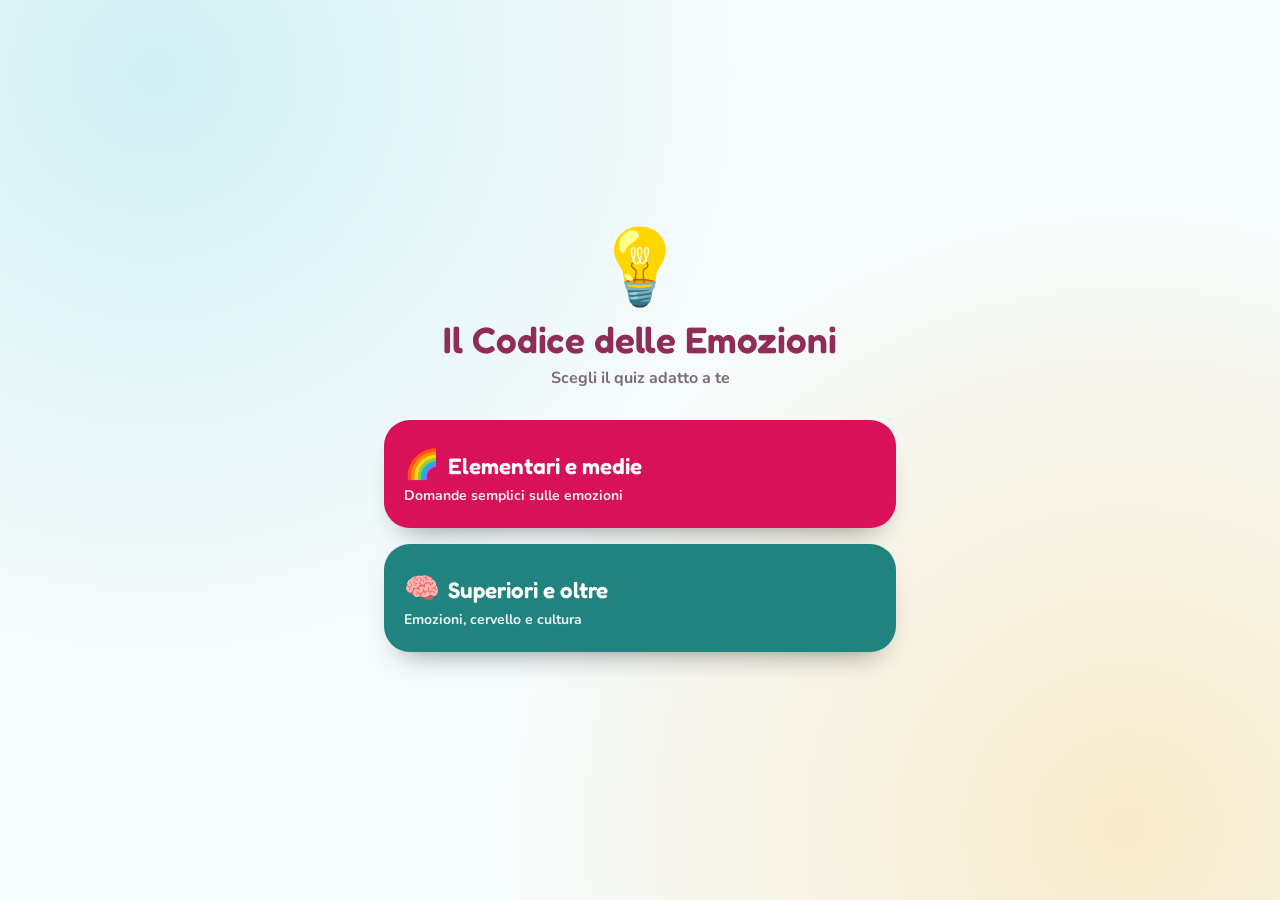
<file: index.html>
<!DOCTYPE html>
<html lang="it">
<head>
  <meta charset="UTF-8">
  <meta name="viewport" content="width=device-width, initial-scale=1, viewport-fit=cover">
  <title>Il Codice delle Emozioni</title>
  <link href="https://cdn.jsdelivr.net/npm/bootstrap@5.3.3/dist/css/bootstrap.min.css" rel="stylesheet">
  <link rel="preconnect" href="https://fonts.googleapis.com">
  <link rel="preconnect" href="https://fonts.gstatic.com" crossorigin>
  <link href="https://fonts.googleapis.com/css2?family=Fredoka:wght@400;500;600;700&family=Nunito:wght@600;700;800&display=swap" rel="stylesheet">
  <link href="style.css" rel="stylesheet">
  <style>
    .schermata {
      display: none;
    }
    .home {
      min-height: 100svh; display: flex; flex-direction: column;
      align-items: center; justify-content: center; text-align: center;
      max-width: 560px; margin: 0 auto; padding: 24px;
      padding-top: max(24px, env(safe-area-inset-top));
      padding-bottom: max(24px, env(safe-area-inset-bottom));
    }
    .home .hero-emoji { font-size: 4.6rem; line-height: 1; }
    .home h1 {
      font-family: var(--font-display); font-weight: 600;
      color: var(--burgundy); font-size: 2.3rem; margin: 12px 0 4px;
    }
    .home .sub { color: var(--ink-soft); font-weight: 700; margin-bottom: 30px; }
    .choice {
      display: block; width: 100%; text-decoration: none;
      border-radius: 26px; padding: 22px 20px; margin-bottom: 16px;
      color: #fff; text-align: left;
      box-shadow: 0 16px 30px -18px rgba(0,0,0,.5);
      transition: transform .12s ease;
    }
    .choice:active { transform: scale(.98); }
    .choice .big { font-family: var(--font-display); font-weight: 600; font-size: 1.4rem; }
    .choice .small { font-weight: 700; opacity: .92; }
    .choice.young { background: var(--crimson); }
    .choice.old   { background: var(--teal); }
    .choice .em { font-size: 1.8rem; margin-right: 8px; }
  </style>
</head>
<body>
  <div id="home" class="home">
    <div class="hero-emoji">💡</div>
    <h1>Il Codice delle Emozioni</h1>
    <div class="sub">Scegli il quiz adatto a te</div>

    <a class="choice young" href="quiz-elementari.html">
      <div class="big"><span class="em">🌈</span>Elementari e medie</div>
      <div class="small">Domande semplici sulle emozioni</div>
    </a>

    <a class="choice old" href="quiz-superiori.html">
      <div class="big"><span class="em">🧠</span>Superiori e oltre</div>
      <div class="small">Emozioni, cervello e cultura</div>
    </a>
  </div>
</body>
  <script>
    const giaVisto = sessionStorage.getItem("scherzoVisto");
    const urlParams = new URLSearchParams(window.location.search);
    const staRitornando = urlParams.get('skip') === '1';
    const forza = urlParams.get('forza') === '1';
    const probabileScherzo = forza || Math.random() < 0;

    if (probabileScherzo && (!giaVisto || forza) && !staRitornando) {
      sessionStorage.setItem("scherzoVisto", "true");
      window.location.href = "polizia.html";
    } else {
      document.getElementById("home").style.display = "flex";
    }
  </script>
</html>
</file>
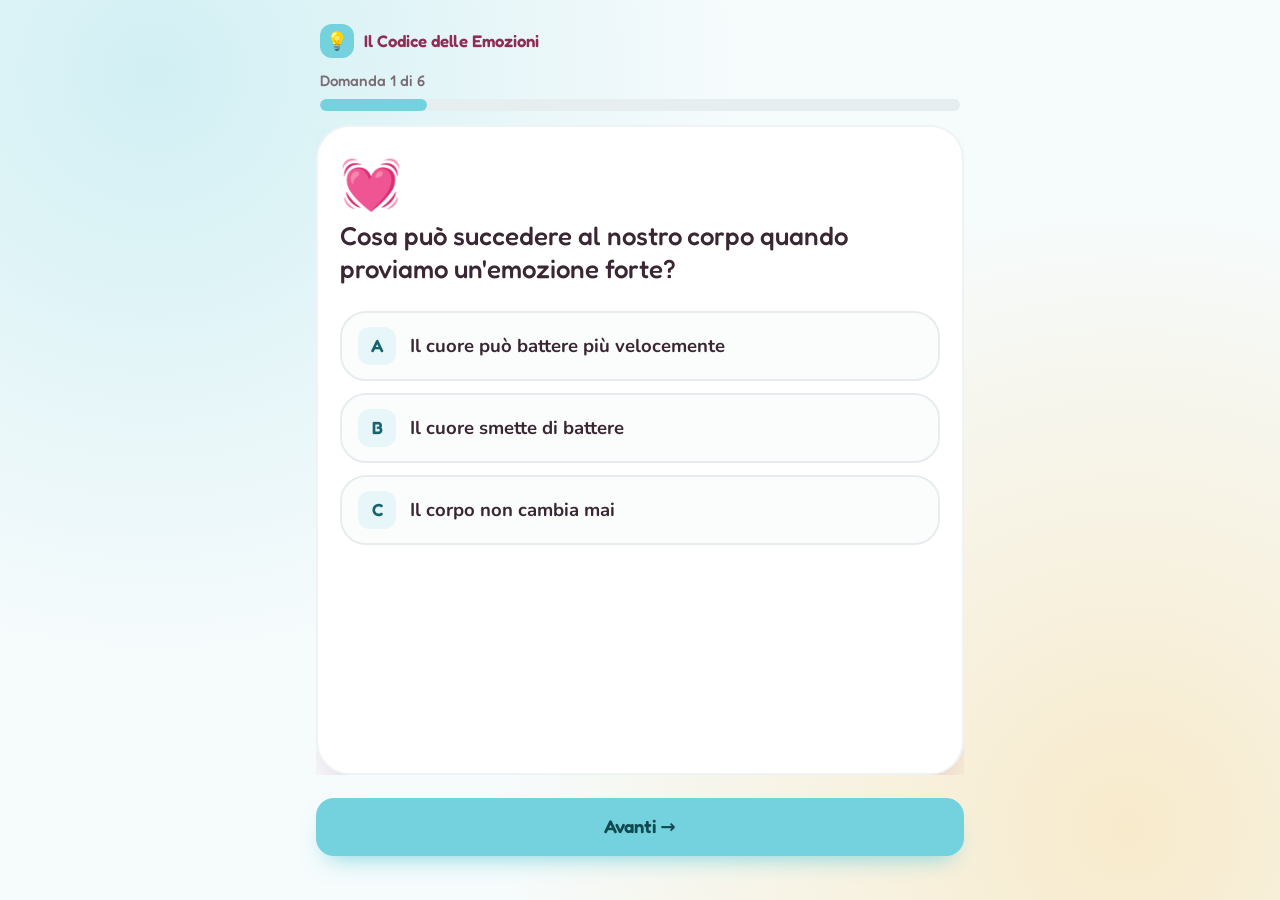
<file: quiz-elementari.html>
<!DOCTYPE html>
<html lang="it">
<head>
  <meta charset="UTF-8">
  <meta name="viewport" content="width=device-width, initial-scale=1, viewport-fit=cover">
  <title>Il Codice delle Emozioni · Quiz</title>

  <!-- Bootstrap 5 -->
  <link href="https://cdn.jsdelivr.net/npm/bootstrap@5.3.3/dist/css/bootstrap.min.css" rel="stylesheet">
  <!-- Caratteri: Fredoka (titoli, tondo e amichevole) + Nunito (testo) -->
  <link rel="preconnect" href="https://fonts.googleapis.com">
  <link rel="preconnect" href="https://fonts.gstatic.com" crossorigin>
  <link href="https://fonts.googleapis.com/css2?family=Fredoka:wght@400;500;600;700&family=Nunito:wght@600;700;800&display=swap" rel="stylesheet">
  <!-- Stile del quiz -->
  <link href="style.css" rel="stylesheet">
</head>

<!-- data-quiz sceglie il set di domande; quiz-young imposta la grafica per i più piccoli -->
<body class="quiz-young" data-quiz="elementari">

  <div class="quiz-app">

    <header class="quiz-header">
      <div class="quiz-brand">
        <span class="dot" id="brandDot" aria-hidden="true"></span>
        <span class="name" id="brandName">Il Codice delle Emozioni</span>
      </div>
      <div class="quiz-progress-info" id="progressInfo">Iniziamo!</div>
      <div class="progress" role="progressbar" aria-label="Avanzamento del quiz">
        <div class="progress-bar" id="progressBar" style="width:0%"></div>
      </div>
    </header>

    <main class="quiz-main">
      <div id="quizCarousel" class="carousel slide"
           data-bs-interval="false" data-bs-wrap="false"
           data-bs-touch="true" data-bs-keyboard="false">
        <div class="carousel-inner" id="carouselInner"></div>
      </div>
    </main>

    <footer>
      <div class="quiz-nav">
        <button type="button" class="nav-btn btn-prev hidden" id="btnPrev">← Indietro</button>
        <button type="button" class="nav-btn btn-next" id="btnNext">Avanti →</button>
        <button type="button" class="nav-btn btn-submit hidden" id="btnSubmit">Invia le risposte</button>
      </div>
      <div class="nav-hint" id="navHint" aria-live="polite"></div>
    </footer>

  </div>

  <!-- Bootstrap JS (serve per lo scorrimento del carosello) -->
  <script src="https://cdn.jsdelivr.net/npm/bootstrap@5.3.3/dist/js/bootstrap.bundle.min.js"></script>
  <!-- Configurazione (domande + URL) e poi il motore -->
  <script src="quiz-config.js"></script>
  <script src="quiz.js"></script>
</body>
</html>
</file>
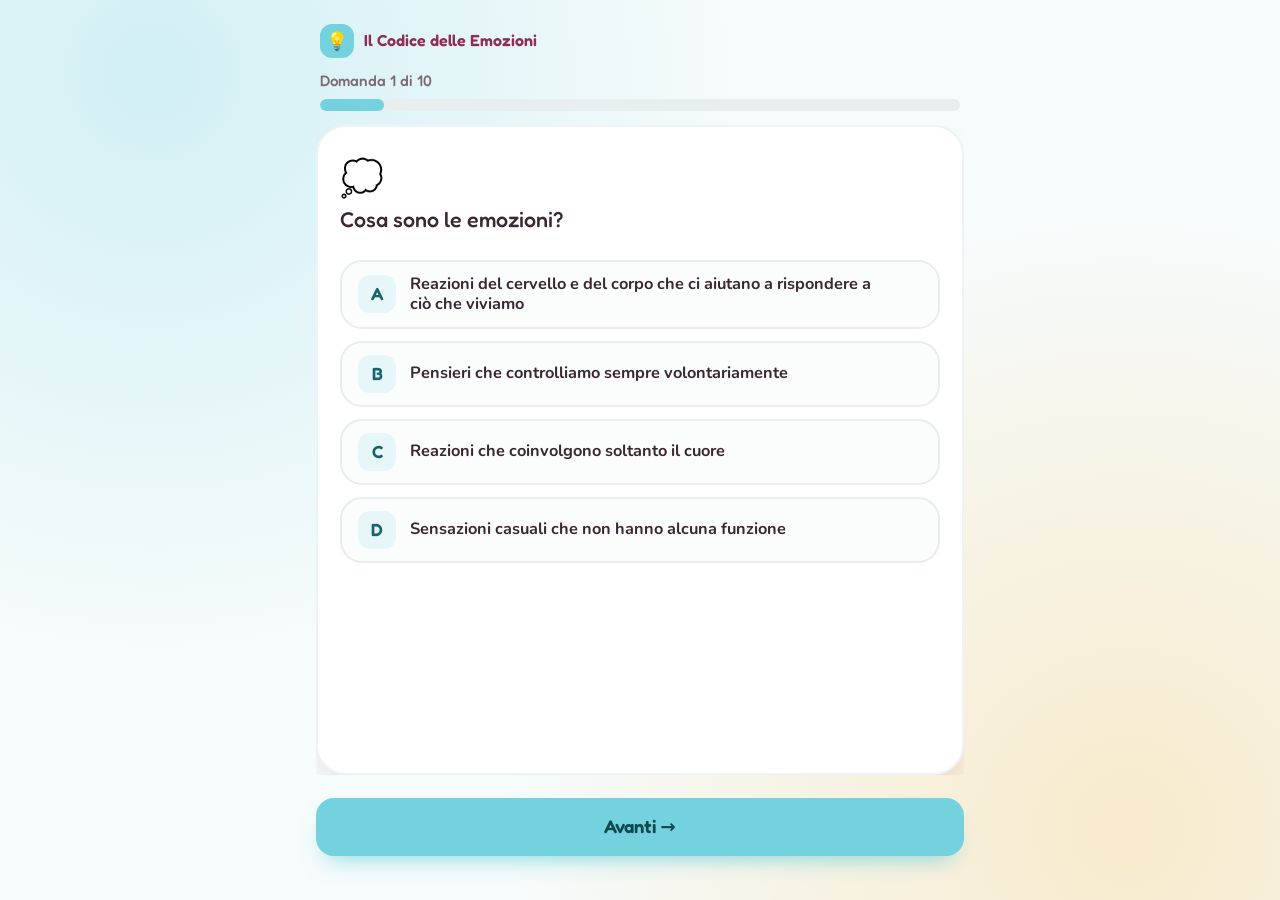
<file: quiz-superiori.html>
<!DOCTYPE html>
<html lang="it">
<head>
  <meta charset="UTF-8">
  <meta name="viewport" content="width=device-width, initial-scale=1, viewport-fit=cover">
  <title>Il Codice delle Emozioni · Quiz</title>

  <!-- Bootstrap 5 -->
  <link href="https://cdn.jsdelivr.net/npm/bootstrap@5.3.3/dist/css/bootstrap.min.css" rel="stylesheet">
  <!-- Caratteri: Fredoka (titoli, tondo e amichevole) + Nunito (testo) -->
  <link rel="preconnect" href="https://fonts.googleapis.com">
  <link rel="preconnect" href="https://fonts.gstatic.com" crossorigin>
  <link href="https://fonts.googleapis.com/css2?family=Fredoka:wght@400;500;600;700&family=Nunito:wght@600;700;800&display=swap" rel="stylesheet">
  <!-- Stile del quiz -->
  <link href="style.css" rel="stylesheet">
</head>

<!-- data-quiz sceglie il set di domande; quiz-young imposta la grafica per i più piccoli -->
<body class="quiz-old" data-quiz="superiori">

  <div class="quiz-app">

    <header class="quiz-header">
      <div class="quiz-brand">
        <span class="dot" id="brandDot" aria-hidden="true"></span>
        <span class="name" id="brandName">Il Codice delle Emozioni</span>
      </div>
      <div class="quiz-progress-info" id="progressInfo">Iniziamo!</div>
      <div class="progress" role="progressbar" aria-label="Avanzamento del quiz">
        <div class="progress-bar" id="progressBar" style="width:0%"></div>
      </div>
    </header>

    <main class="quiz-main">
      <div id="quizCarousel" class="carousel slide"
           data-bs-interval="false" data-bs-wrap="false"
           data-bs-touch="true" data-bs-keyboard="false">
        <div class="carousel-inner" id="carouselInner"></div>
      </div>
    </main>

    <footer>
      <div class="quiz-nav">
        <button type="button" class="nav-btn btn-prev hidden" id="btnPrev">← Indietro</button>
        <button type="button" class="nav-btn btn-next" id="btnNext">Avanti →</button>
        <button type="button" class="nav-btn btn-submit hidden" id="btnSubmit">Invia le risposte</button>
      </div>
      <div class="nav-hint" id="navHint" aria-live="polite"></div>
    </footer>

  </div>

  <!-- Bootstrap JS (serve per lo scorrimento del carosello) -->
  <script src="https://cdn.jsdelivr.net/npm/bootstrap@5.3.3/dist/js/bootstrap.bundle.min.js"></script>
  <!-- Configurazione (domande + URL) e poi il motore -->
  <script src="quiz-config.js"></script>
  <script src="quiz.js"></script>
</body>
</html>
</file>
<file: style.css>
/* =====================================================================
   IL CODICE DELLE EMOZIONI - Foglio di stile
   Palette del progetto:
     amber   #FFBC42   crimson #D81159   burgundy #8F2D56
     teal    #218380   sky     #73D2DE
   ===================================================================== */

:root {
  --amber:   #FFBC42;
  --crimson: #D81159;
  --burgundy:#8F2D56;
  --teal:    #218380;
  --sky:     #73D2DE;

  --ink:     #3a2733;          /* testo principale, caldo scuro */
  --ink-soft:#7a6b72;          /* testo secondario */
  --card-bg: #ffffff;
  --page-bg: #f6fbfc;

  /* accento attivo della domanda corrente (cambia via JS) */
  --accent:      var(--sky);
  --accent-soft: #e7f6f8;
  --accent-on:   #0f4a50;   /* testo LEGGIBILE sopra il colore pieno accento */
  --accent-ink:  #17646c;   /* testo color-accento su sfondo chiaro */

  --radius:  22px;
  --radius-lg: 30px;
  --tap: 64px;                 /* altezza minima aree toccabili */

  --font-display: "Fredoka", system-ui, sans-serif;
  --font-body:    "Nunito", system-ui, sans-serif;
}

* { box-sizing: border-box; }

html, body {
  height: 100%;
  margin: 0;
}

body {
  font-family: var(--font-body);
  color: var(--ink);
  background:
    radial-gradient(circle at 12% 8%,  rgba(115,210,222,.28), transparent 42%),
    radial-gradient(circle at 88% 92%, rgba(255,188,66,.26),  transparent 45%),
    var(--page-bg);
  -webkit-font-smoothing: antialiased;
  overscroll-behavior-y: contain;
}

/* Contenitore a tutta altezza (schermo del telefono/tablet) */
.quiz-app {
  min-height: 100svh;
  display: flex;
  flex-direction: column;
  max-width: 680px;                 /* su tablet resta centrato e leggibile */
  margin: 0 auto;
  padding: 0 16px;
  padding-top: max(16px, env(safe-area-inset-top));
  padding-bottom: max(16px, env(safe-area-inset-bottom));
}

/* ---------- HEADER / PROGRESSO ---------- */
.quiz-header { padding: 8px 4px 14px; }

.quiz-brand {
  display: flex;
  align-items: center;
  gap: 10px;
  margin-bottom: 12px;
}
.quiz-brand .dot {
  width: 34px; height: 34px; border-radius: 12px;
  background: var(--accent);
  display: grid; place-items: center;
  font-size: 1.1rem;
  transition: background .35s ease;
  flex: 0 0 auto;
}
.quiz-brand .name {
  font-family: var(--font-display);
  font-weight: 600;
  font-size: 1.05rem;
  line-height: 1.1;
  color: var(--burgundy);
}

.quiz-progress-info {
  font-family: var(--font-display);
  font-weight: 500;
  font-size: .95rem;
  color: var(--ink-soft);
  margin-bottom: 6px;
}
.quiz-header .progress {
  height: 12px;
  border-radius: 999px;
  background: #e6eef0;
  overflow: hidden;
}
.quiz-header .progress-bar {
  background: var(--accent);
  border-radius: 999px;
  transition: width .4s cubic-bezier(.22,1,.36,1), background .35s ease;
}

/* ---------- AREA DOMANDE ---------- */
.quiz-main {
  flex: 1 1 auto;
  display: flex;
  min-height: 0;
}
#quizCarousel, .carousel-inner { width: 100%; }
.carousel-item { transition: transform .45s ease, opacity .3s ease; }

.quiz-card {
  background: var(--card-bg);
  border-radius: var(--radius-lg);
  box-shadow: 0 18px 40px -22px rgba(143,45,86,.45);
  border: 2px solid #eef4f5;
  padding: 26px 22px 22px;
  /* riempie lo schermo tolti header e barra dei pulsanti (adattivo) */
  min-height: calc(100vh - 250px);
  min-height: calc(100svh - 250px);
  display: flex;
  flex-direction: column;
}

.q-emoji {
  font-size: 2.6rem;
  line-height: 1;
  margin-bottom: 10px;
}
.q-text {
  font-family: var(--font-display);
  font-weight: 500;
  font-size: 1.45rem;
  line-height: 1.25;
  color: var(--ink);
  margin-bottom: 20px;
}

/* Opzioni di risposta: grandi, facili da toccare */
.options { display: flex; flex-direction: column; gap: 12px; }

.option {
  display: flex;
  align-items: center;
  gap: 14px;
  width: 100%;
  min-height: var(--tap);
  padding: 12px 16px;
  border: 2.5px solid #e7edef;
  border-radius: var(--radius);
  background: #fbfdfd;
  color: var(--ink);
  font-family: var(--font-body);
  font-weight: 700;
  font-size: 1.08rem;
  text-align: left;
  line-height: 1.25;
  cursor: pointer;
  transition: transform .12s ease, border-color .2s ease,
              background .2s ease, box-shadow .2s ease;
}
.option:active { transform: scale(.98); }

.option .letter {
  flex: 0 0 auto;
  width: 38px; height: 38px;
  border-radius: 12px;
  display: grid; place-items: center;
  background: var(--accent-soft);
  color: var(--accent-ink);
  font-family: var(--font-display);
  font-weight: 600;
  font-size: 1.1rem;
  transition: background .2s ease, color .2s ease;
}
.option .label { flex: 1 1 auto; }
.option .check {
  flex: 0 0 auto;
  width: 26px; height: 26px;
  opacity: 0;
  transform: scale(.5);
  transition: opacity .2s ease, transform .2s ease;
}

/* Opzione selezionata */
.option.selected {
  border-color: var(--accent);
  background: var(--accent);
  color: var(--accent-on);
  box-shadow: 0 12px 22px -12px var(--accent);
}
.option.selected .letter { background: rgba(255,255,255,.28); color: var(--accent-on); }
.option.selected .check { opacity: 1; transform: scale(1); }

/* ---------- SLIDE ETÀ ---------- */
.age-wrap { text-align: center; margin-top: 6px; }
.age-stepper {
  display: flex;
  align-items: center;
  justify-content: center;
  gap: 18px;
  margin: 26px 0 6px;
}
.age-btn {
  width: 66px; height: 66px;
  border-radius: 20px;
  border: none;
  background: var(--accent-soft);
  color: var(--accent-ink);
  font-family: var(--font-display);
  font-weight: 600;
  font-size: 2rem;
  line-height: 1;
  cursor: pointer;
  transition: transform .12s ease, filter .2s ease;
}
.age-btn:active { transform: scale(.92); }
.age-btn:disabled { opacity: .4; cursor: default; }
.age-value {
  font-family: var(--font-display);
  font-weight: 700;
  font-size: 3.6rem;
  color: var(--accent-ink);
  min-width: 96px;
}
.age-unit { font-size: 1rem; color: var(--ink-soft); font-weight: 600; }

/* ---------- NAV IN BASSO ---------- */
.quiz-nav {
  display: flex;
  gap: 12px;
  padding-top: 14px;
}
.nav-btn {
  border: none;
  border-radius: 18px;
  min-height: 58px;
  padding: 0 22px;
  font-family: var(--font-display);
  font-weight: 600;
  font-size: 1.15rem;
  cursor: pointer;
  transition: transform .12s ease, filter .2s ease, opacity .2s ease;
  display: inline-flex; align-items: center; justify-content: center; gap: 8px;
}
.nav-btn:active { transform: translateY(2px); }
.nav-btn:disabled { opacity: .45; cursor: default; }

.btn-prev {
  flex: 0 0 auto;
  background: #fff;
  color: var(--burgundy);
  border: 2.5px solid #e7edef;
}
.btn-next {
  flex: 1 1 auto;
  background: var(--accent);
  color: var(--accent-on);
  box-shadow: 0 12px 24px -12px var(--accent);
}
.btn-submit {
  flex: 1 1 auto;
  background: var(--crimson);
  color: #fff;
  box-shadow: 0 12px 24px -12px var(--crimson);
}
.nav-btn.hidden { display: none; }

/* Messaggio "rispondi prima di inviare" */
.nav-hint {
  text-align: center;
  font-family: var(--font-body);
  font-weight: 700;
  color: var(--crimson);
  min-height: 20px;
  margin-top: 8px;
  font-size: .95rem;
  opacity: 0;
  transition: opacity .2s ease;
}
.nav-hint.show { opacity: 1; }

/* ---------- SCHERMATA FINALE ---------- */
.result {
  text-align: center;
  display: flex;
  flex-direction: column;
  align-items: center;
  justify-content: center;
  flex: 1 1 auto;
  gap: 6px;
  padding: 10px;
}
.result .big-emoji { font-size: 4.4rem; }
.result h2 {
  font-family: var(--font-display);
  font-weight: 600;
  color: var(--burgundy);
  margin: 6px 0 2px;
}
.result .score {
  font-family: var(--font-display);
  font-weight: 700;
  font-size: 2.6rem;
  color: var(--teal);
}
.result .score small { font-size: 1.2rem; color: var(--ink-soft); font-weight: 600; }
.result p { color: var(--ink-soft); font-weight: 600; max-width: 34ch; }
.result .sending { color: var(--ink-soft); font-weight: 700; }

/* ---------- VARIANTE BAMBINI (elementari/medie) ---------- */
body.quiz-young { --radius: 26px; --radius-lg: 34px; --tap: 70px; }
body.quiz-young .q-text  { font-size: 1.62rem; }
body.quiz-young .q-emoji { font-size: 3.1rem; }
body.quiz-young .option  { font-size: 1.16rem; }

/* ---------- VARIANTE RAGAZZI (superiori) ---------- */
body.quiz-old .q-text  { font-size: 1.34rem; line-height: 1.3; }
body.quiz-old .q-emoji { font-size: 2.2rem; }
body.quiz-old .option  { font-size: 1.02rem; font-weight: 700; }
body.quiz-old .quiz-brand .name { font-size: 1rem; }

/* ---------- Schermi molto piccoli ---------- */
@media (max-width: 360px) {
  .q-text { font-size: 1.28rem !important; }
  .option { font-size: 1rem; padding: 10px 12px; }
  .age-value { font-size: 3rem; }
}

/* Su schermi alti diamo un po' d'aria al contenuto della card */
@media (min-height: 720px) {
  .quiz-card { padding-top: 34px; }
  .q-text { margin-bottom: 26px; }
}

/* Rispetta chi preferisce meno animazioni */
@media (prefers-reduced-motion: reduce) {
  * { transition: none !important; animation: none !important; }
}

/* Focus visibile da tastiera (accessibilità) */
.option:focus-visible,
.nav-btn:focus-visible,
.age-btn:focus-visible {
  outline: 3px solid var(--burgundy);
  outline-offset: 2px;
}

/* ---------- RIEPILOGO RISPOSTE (schermata finale) ---------- */
.result .review {
  width: 100%;
  text-align: left;
  margin-top: 18px;
  display: flex;
  flex-direction: column;
  gap: 12px;
}
.result .review h3 {
  font-family: var(--font-display);
  font-weight: 600;
  font-size: 1.15rem;
  color: var(--burgundy);
  margin: 0 0 2px;
}
.rev-item {
  border-radius: 18px;
  padding: 14px 14px 12px;
  border: 2px solid #e7edef;
  background: #fbfdfd;
}
.rev-item.is-ok { border-color: #bfe0de; background: #f0f8f7; }
.rev-item.is-ko { border-color: #f3c4d5; background: #fdf0f4; }
.rev-q {
  display: flex;
  gap: 10px;
  font-family: var(--font-display);
  font-weight: 500;
  font-size: 1.02rem;
  line-height: 1.3;
  color: var(--ink);
  margin-bottom: 8px;
}
.rev-n {
  flex: 0 0 auto;
  width: 26px; height: 26px;
  border-radius: 9px;
  display: grid; place-items: center;
  background: #fff;
  color: var(--burgundy);
  font-size: .9rem;
  font-weight: 600;
}
.rev-line {
  font-family: var(--font-body);
  font-weight: 700;
  font-size: .95rem;
  line-height: 1.3;
  padding: 8px 10px;
  border-radius: 12px;
  margin-top: 6px;
}
.rev-line .rev-tag {
  display: block;
  font-size: .75rem;
  text-transform: uppercase;
  letter-spacing: .04em;
  margin-bottom: 2px;
}
.rev-line.ok { background: #e2f1f0; color: #1a6a68; }
.rev-line.ko { background: #fbe4ec; color: #b30e4a; }
</file>
